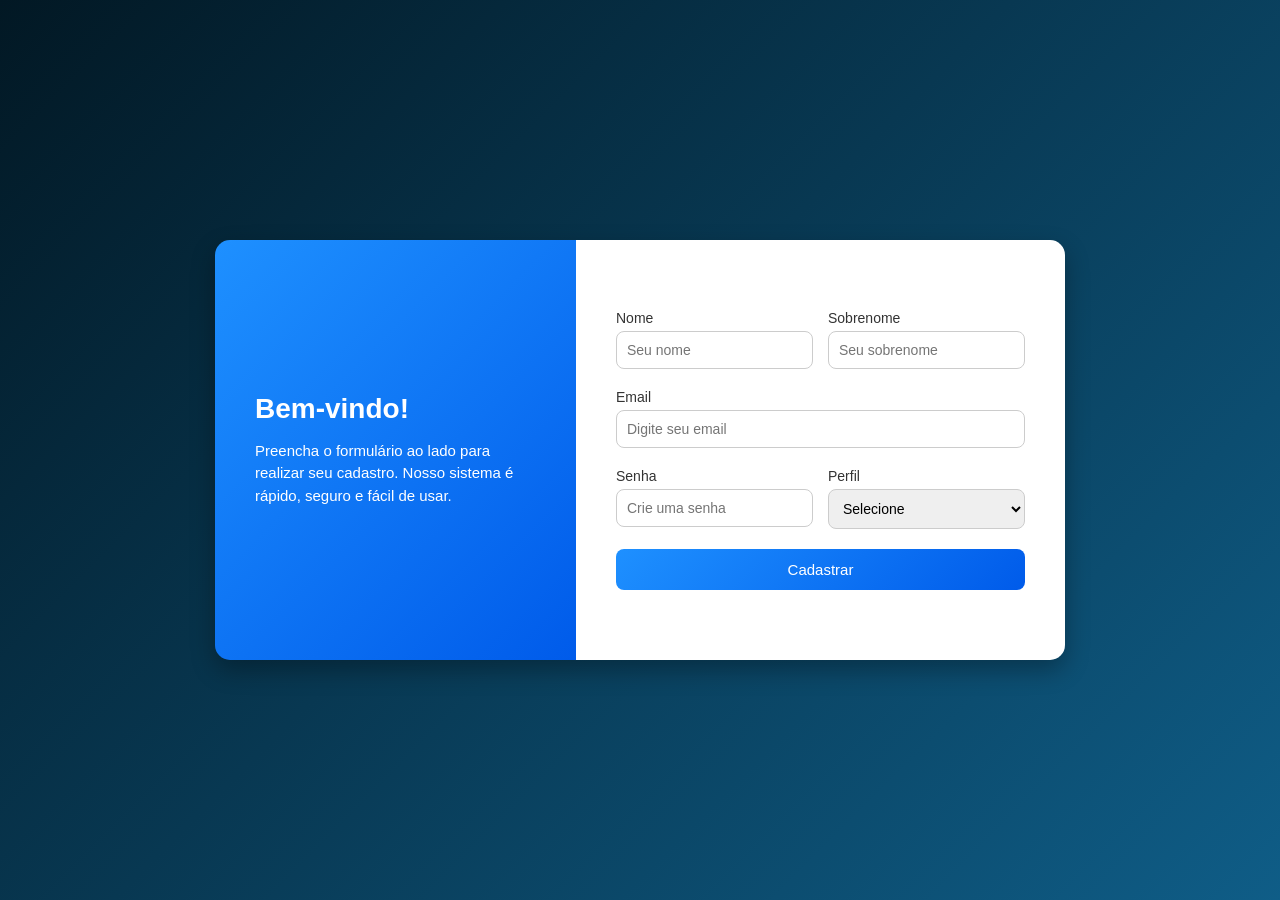
<file: atvdinha.html>
<!DOCTYPE html>
<html lang="pt-br">
<head>
    <meta charset="UTF-8">
    <meta name="viewport" content="width=device-width, initial-scale=1.0">
    <title>Cadastro</title>
    <link rel="stylesheet" type="text/css" href="atvidade.css"/>
</head>
<body>
    <div class="container">

        <div class="esquerda">
            <h2>Bem-vindo!</h2>
            <p>
                Preencha o formulário ao lado para realizar seu cadastro.
                Nosso sistema é rápido, seguro e fácil de usar.
            </p>
        </div>
        <div class="direita">
            <form method="post" name="cadastro">
                <div class="linha">
                    <div class="grupo" style="flex: 1;">
                        <label>Nome</label>
                        <input type="text" placeholder="Seu nome"/>
                    </div>

                    <div class="grupo" style="flex: 1;">
                        <label>Sobrenome</label>
                        <input type="text" placeholder="Seu sobrenome"/>
                    </div>
                </div>
                <div class="grupo">
                    <label>Email</label>
                    <input type="email" placeholder="Digite seu email"/>
                </div>
                <div class="linha">
                <div class="grupo">
                    <label>Senha</label>
                    <input type="password" placeholder="Crie uma senha"/>
                </div>
                <div class="grupo">
                    <label>Perfil</label>
                    <select>
                        <option>Selecione</option>
                        <option value="aluno">Aluno</option>
                        <option value="professor">Professor</option>
                        <option value="servidor">Administrador</option>
                    </select>
                </div>
                </div>
                <button type="submit">Cadastrar</button>

            </form>
        </div>

    </div>
</body>
</html>
</file>
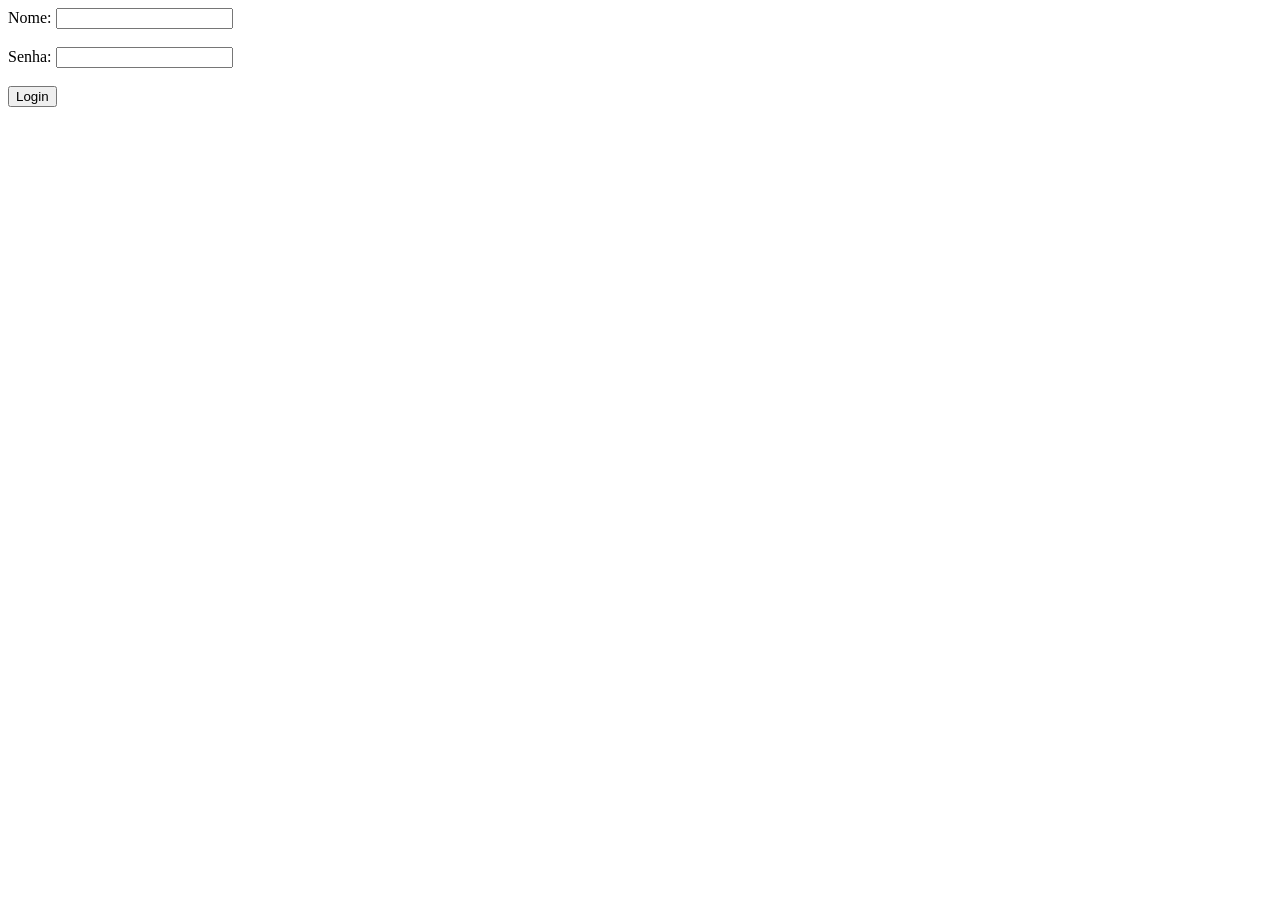
<file: loginsimples.html>
<!DOCTYPE html>
<html lang="en">
<head>
    <meta charset="UTF-8">
    <meta name="viewport" content="width=device-width, initial-scale=1.0">
    <title>Document</title>
</head>
<body>
        <form method="post" name="cadastro">
                <label for="nome">Nome:</label>
                <input type="text" id="nome" name="nome"><br><br>
                <label for="senha">Senha:</label>
                <input type="password" id="senha" name="senha"><br><br>
                <button type="button" onclick="verificarLogin()">Login</button>
            </form>
            
            <script>
                
            function verificarLogin(){
            if(cadastro.nome.value == "admin" && cadastro.senha.value == "1234"){
            alert("Acesso permitido!");
            }else{
            alert("Bloqueado!");
        }
    }
    </script>
</body>
</html>
</file>
<file: atvidade.css>
* {
    margin: 0;
    padding: 0;
    box-sizing: border-box;
    font-family: Arial, Helvetica, sans-serif;
}

body {
    height: 100vh;
    display: flex;
    justify-content: center;
    align-items: center;
    background: linear-gradient(135deg, #021824, #0f5d87);
}

.container {
    width: 850px;
    height: 420px;
    display: flex;
    border-radius: 15px;
    overflow: hidden;
    box-shadow: 0 10px 25px rgba(0, 0, 0, 0.3);
}
.esquerda {
    flex: 1;
    background: linear-gradient(135deg, #1e90ff, #005bea);
    color: white;
    display: flex;
    flex-direction: column;
    justify-content: center;
    padding: 40px;
}

.esquerda h2 {
    font-size: 28px;
    margin-bottom: 15px;
}

.esquerda p {
    font-size: 15px;
    line-height: 1.5;
}
.direita {
    flex: 1;
    background-color: white;
    padding: 30px 40px;
    display: flex;
    align-items: center;
}

form {
    width: 100%;
}
.linha {
    display: flex;
    gap: 15px;
}
.grupo {
    display: flex;
    flex-direction: column;
    margin-bottom: 20px;
}

.grupo label {
    font-size: 14px;
    margin-bottom: 5px;
    color: #333;
}
.linha .grupo {
    flex: 1;
}
.grupo input,
.grupo select {
    padding: 10px;
    border-radius: 8px;
    border: 1px solid #ccc;
    font-size: 14px;
    outline: none;
    transition: 0.3s;
}

.grupo input:focus,
.grupo select:focus {
    border-color: #1e90ff;
}
button {
    width: 100%;
    padding: 12px;
    border: none;
    border-radius: 8px;
    background: linear-gradient(135deg, #1e90ff, #005bea);
    color: white;
    font-size: 15px;
    cursor: pointer;
    transition: 0.3s;
}

button:hover {
    opacity: 0.9;
}
</file>
